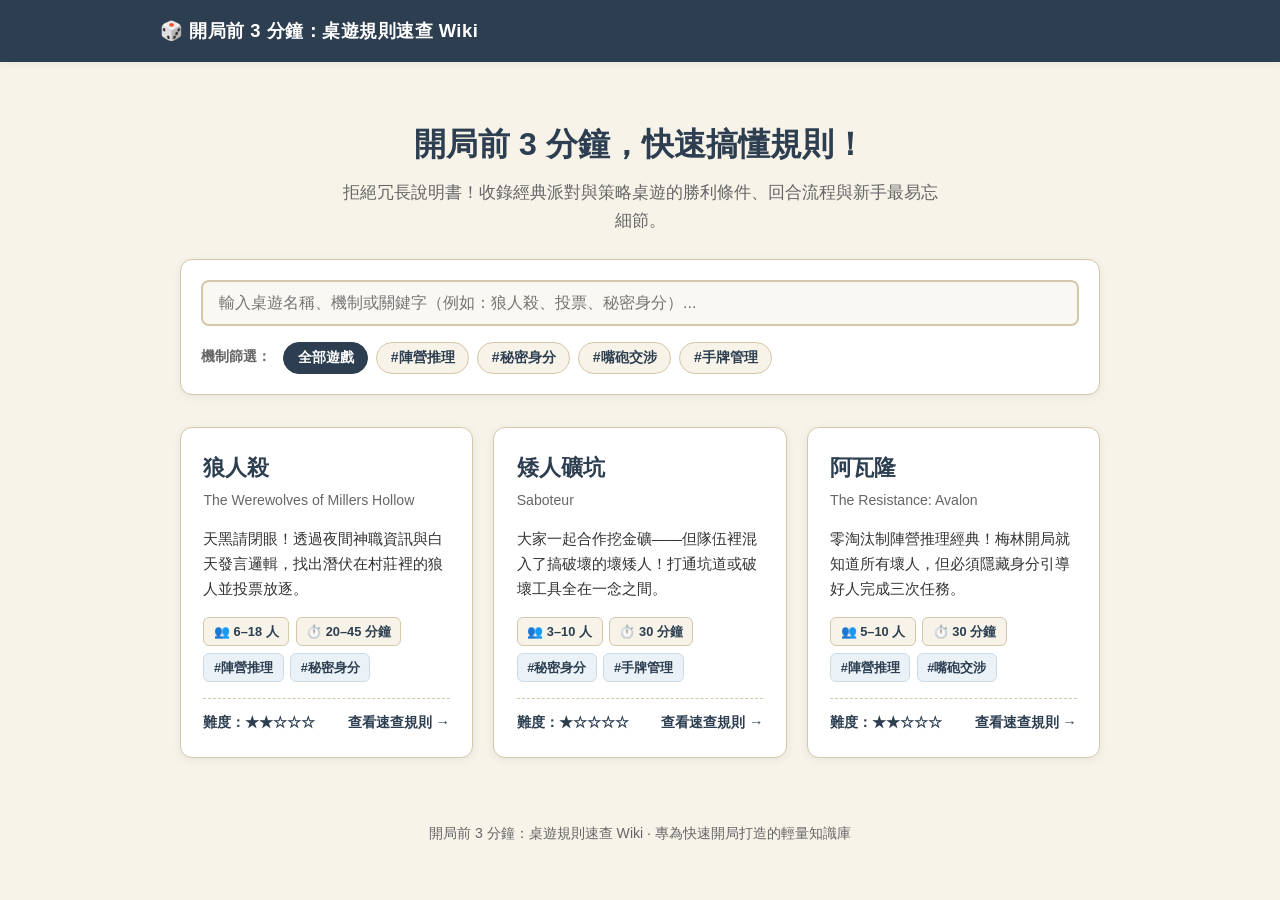
<file: index.html>
<!DOCTYPE html>
<html lang="zh-Hant">
<head>
  <meta charset="UTF-8">
  <meta name="viewport" content="width=device-width, initial-scale=1.0">
  <title>開局前 3 分鐘：桌遊規則速查 Wiki</title>
  <link rel="stylesheet" href="./css/style.css">
</head>
<body>
  <nav class="navbar">
    <div class="navbar-inner">
      <a href="./index.html" class="brand">🎲 開局前 3 分鐘：桌遊規則速查 Wiki</a>
    </div>
  </nav>

  <main class="container">
    <section class="hero">
      <h1>開局前 3 分鐘，快速搞懂規則！</h1>
      <p>拒絕冗長說明書！收錄經典派對與策略桌遊的勝利條件、回合流程與新手最易忘細節。</p>
    </section>

    <section class="filter-bar" aria-label="搜尋與分類篩選">
      <input
        type="text"
        id="searchInput"
        class="search-box"
        placeholder="輸入桌遊名稱、機制或關鍵字（例如：狼人殺、投票、秘密身分）..."
        aria-label="搜尋桌遊"
      >
      <div class="tag-filters">
        <span class="filter-label">機制篩選：</span>
        <button type="button" class="tag-btn active" data-tag="all">全部遊戲</button>
        <button type="button" class="tag-btn" data-tag="陣營推理">#陣營推理</button>
        <button type="button" class="tag-btn" data-tag="秘密身分">#秘密身分</button>
        <button type="button" class="tag-btn" data-tag="嘴砲交涉">#嘴砲交涉</button>
        <button type="button" class="tag-btn" data-tag="手牌管理">#手牌管理</button>
      </div>
    </section>

    <section class="game-grid" id="gameGrid">
      <!-- 狼人殺 -->
      <a href="./games/werewolf.html" class="game-card" data-title="狼人殺 The Werewolves of Millers Hollow" data-tags="陣營推理,秘密身分,嘴砲交涉">
        <div>
          <h2>狼人殺</h2>
          <span class="en-title">The Werewolves of Millers Hollow</span>
          <p class="summary">天黑請閉眼！透過夜間神職資訊與白天發言邏輯，找出潛伏在村莊裡的狼人並投票放逐。</p>
          <div class="card-meta">
            <span class="badge">👥 6–18 人</span>
            <span class="badge">⏱️ 20–45 分鐘</span>
            <span class="badge badge-tag">#陣營推理</span>
            <span class="badge badge-tag">#秘密身分</span>
          </div>
        </div>
        <div class="card-footer">
          <span>難度：★★☆☆☆</span>
          <span>查看速查規則 →</span>
        </div>
      </a>

      <!-- 矮人礦坑 -->
      <a href="./games/saboteur.html" class="game-card" data-title="矮人礦坑 Saboteur" data-tags="陣營推理,秘密身分,手牌管理">
        <div>
          <h2>矮人礦坑</h2>
          <span class="en-title">Saboteur</span>
          <p class="summary">大家一起合作挖金礦——但隊伍裡混入了搞破壞的壞矮人！打通坑道或破壞工具全在一念之間。</p>
          <div class="card-meta">
            <span class="badge">👥 3–10 人</span>
            <span class="badge">⏱️ 30 分鐘</span>
            <span class="badge badge-tag">#秘密身分</span>
            <span class="badge badge-tag">#手牌管理</span>
          </div>
        </div>
        <div class="card-footer">
          <span>難度：★☆☆☆☆</span>
          <span>查看速查規則 →</span>
        </div>
      </a>

      <!-- 阿瓦隆 -->
      <a href="./games/avalon.html" class="game-card" data-title="阿瓦隆 The Resistance: Avalon" data-tags="陣營推理,秘密身分,嘴砲交涉">
        <div>
          <h2>阿瓦隆</h2>
          <span class="en-title">The Resistance: Avalon</span>
          <p class="summary">零淘汰制陣營推理經典！梅林開局就知道所有壞人，但必須隱藏身分引導好人完成三次任務。</p>
          <div class="card-meta">
            <span class="badge">👥 5–10 人</span>
            <span class="badge">⏱️ 30 分鐘</span>
            <span class="badge badge-tag">#陣營推理</span>
            <span class="badge badge-tag">#嘴砲交涉</span>
          </div>
        </div>
        <div class="card-footer">
          <span>難度：★★☆☆☆</span>
          <span>查看速查規則 →</span>
        </div>
      </a>
    </section>

    <div id="noResults" class="no-results">
      找不到符合條件的桌遊，試試清除搜尋關鍵字或切換其他分類標籤吧！
    </div>
  </main>

  <footer class="footer">
    開局前 3 分鐘：桌遊規則速查 Wiki &middot; 專為快速開局打造的輕量知識庫
  </footer>

  <script src="./js/main.js"></script>
</body>
</html>
</file>
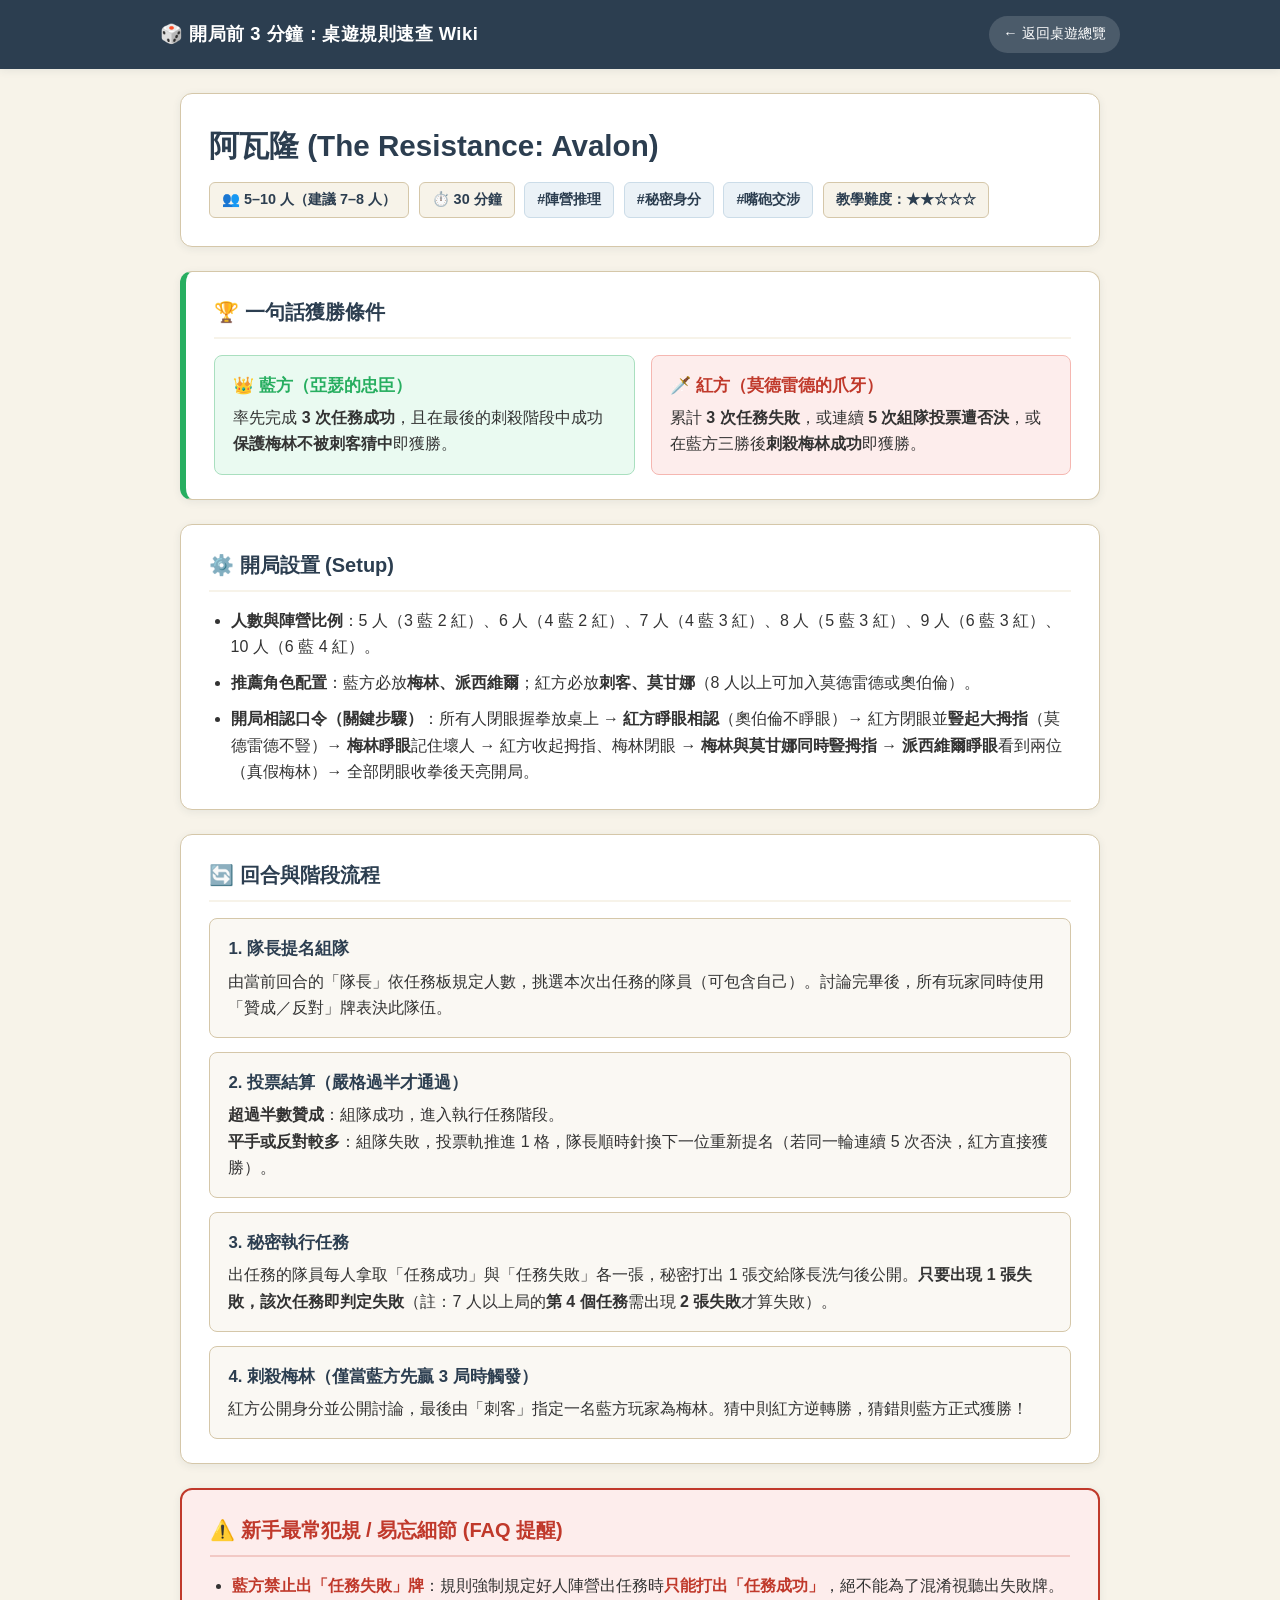
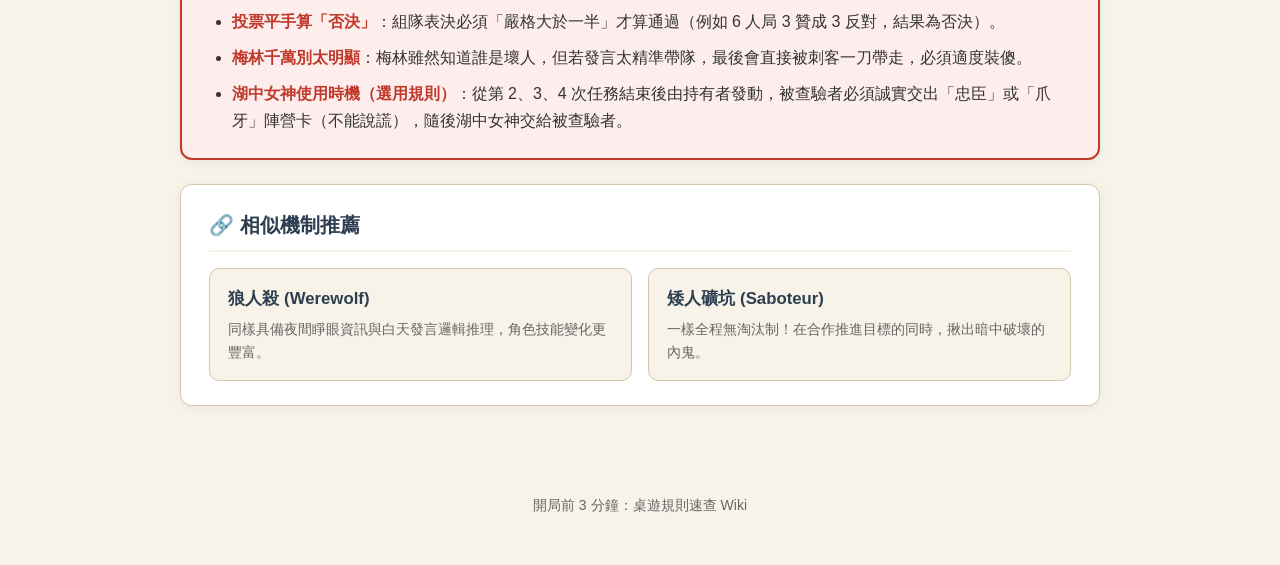
<file: games/avalon.html>
<!DOCTYPE html>
<html lang="zh-Hant">
<head>
  <meta charset="UTF-8">
  <meta name="viewport" content="width=device-width, initial-scale=1.0">
  <title>阿瓦隆 - 開局前 3 分鐘：桌遊規則速查 Wiki</title>
  <link rel="stylesheet" href="../css/style.css">
</head>
<body>
  <nav class="navbar">
    <div class="navbar-inner">
      <a href="../index.html" class="brand">🎲 開局前 3 分鐘：桌遊規則速查 Wiki</a>
      <a href="../index.html" class="back-link">← 返回桌遊總覽</a>
    </div>
  </nav>

  <main class="container">
    <header class="game-header">
      <h1>阿瓦隆 (The Resistance: Avalon)</h1>
      <div class="meta-badges">
        <span class="badge">👥 5–10 人（建議 7–8 人）</span>
        <span class="badge">⏱️ 30 分鐘</span>
        <span class="badge badge-tag">#陣營推理</span>
        <span class="badge badge-tag">#秘密身分</span>
        <span class="badge badge-tag">#嘴砲交涉</span>
        <span class="badge">教學難度：★★☆☆☆</span>
      </div>
    </header>

    <!-- 區塊一：一句話獲勝條件 -->
    <section class="wiki-section win-condition">
      <h2>🏆 一句話獲勝條件</h2>
      <div class="faction-grid">
        <div class="faction-box faction-good">
          <h3>👑 藍方（亞瑟的忠臣）</h3>
          <p>率先完成 <strong>3 次任務成功</strong>，且在最後的刺殺階段中成功<strong>保護梅林不被刺客猜中</strong>即獲勝。</p>
        </div>
        <div class="faction-box faction-evil">
          <h3>🗡️ 紅方（莫德雷德的爪牙）</h3>
          <p>累計 <strong>3 次任務失敗</strong>，或連續 <strong>5 次組隊投票遭否決</strong>，或在藍方三勝後<strong>刺殺梅林成功</strong>即獲勝。</p>
        </div>
      </div>
    </section>

    <!-- 區塊二：開局設置 -->
    <section class="wiki-section setup-section">
      <h2>⚙️ 開局設置 (Setup)</h2>
      <ul class="wiki-list">
        <li><strong>人數與陣營比例</strong>：5 人（3 藍 2 紅）、6 人（4 藍 2 紅）、7 人（4 藍 3 紅）、8 人（5 藍 3 紅）、9 人（6 藍 3 紅）、10 人（6 藍 4 紅）。</li>
        <li><strong>推薦角色配置</strong>：藍方必放<strong>梅林、派西維爾</strong>；紅方必放<strong>刺客、莫甘娜</strong>（8 人以上可加入莫德雷德或奧伯倫）。</li>
        <li><strong>開局相認口令（關鍵步驟）</strong>：所有人閉眼握拳放桌上 → <strong>紅方睜眼相認</strong>（奧伯倫不睜眼）→ 紅方閉眼並<strong>豎起大拇指</strong>（莫德雷德不豎）→ <strong>梅林睜眼</strong>記住壞人 → 紅方收起拇指、梅林閉眼 → <strong>梅林與莫甘娜同時豎拇指</strong> → <strong>派西維爾睜眼</strong>看到兩位（真假梅林）→ 全部閉眼收拳後天亮開局。</li>
      </ul>
    </section>

    <!-- 區塊三：回合與階段流程 -->
    <section class="wiki-section turn-flow">
      <h2>🔄 回合與階段流程</h2>
      <div class="phase-step">
        <div class="phase-title">1. 隊長提名組隊</div>
        <p>由當前回合的「隊長」依任務板規定人數，挑選本次出任務的隊員（可包含自己）。討論完畢後，所有玩家同時使用「贊成／反對」牌表決此隊伍。</p>
      </div>
      <div class="phase-step">
        <div class="phase-title">2. 投票結算（嚴格過半才通過）</div>
        <p><strong>超過半數贊成</strong>：組隊成功，進入執行任務階段。<br>
        <strong>平手或反對較多</strong>：組隊失敗，投票軌推進 1 格，隊長順時針換下一位重新提名（若同一輪連續 5 次否決，紅方直接獲勝）。</p>
      </div>
      <div class="phase-step">
        <div class="phase-title">3. 秘密執行任務</div>
        <p>出任務的隊員每人拿取「任務成功」與「任務失敗」各一張，秘密打出 1 張交給隊長洗勻後公開。<strong>只要出現 1 張失敗，該次任務即判定失敗</strong>（註：7 人以上局的<strong>第 4 個任務</strong>需出現 <strong>2 張失敗</strong>才算失敗）。</p>
      </div>
      <div class="phase-step">
        <div class="phase-title">4. 刺殺梅林（僅當藍方先贏 3 局時觸發）</div>
        <p>紅方公開身分並公開討論，最後由「刺客」指定一名藍方玩家為梅林。猜中則紅方逆轉勝，猜錯則藍方正式獲勝！</p>
      </div>
    </section>

    <!-- 區塊四：新手最常犯規 / 易忘細節 -->
    <section class="wiki-section faq-alert">
      <h2>⚠️ 新手最常犯規 / 易忘細節 (FAQ 提醒)</h2>
      <ul class="wiki-list">
        <li><strong>藍方禁止出「任務失敗」牌</strong>：規則強制規定好人陣營出任務時<strong>只能打出「任務成功」</strong>，絕不能為了混淆視聽出失敗牌。</li>
        <li><strong>投票平手算「否決」</strong>：組隊表決必須「嚴格大於一半」才算通過（例如 6 人局 3 贊成 3 反對，結果為否決）。</li>
        <li><strong>梅林千萬別太明顯</strong>：梅林雖然知道誰是壞人，但若發言太精準帶隊，最後會直接被刺客一刀帶走，必須適度裝傻。</li>
        <li><strong>湖中女神使用時機（選用規則）</strong>：從第 2、3、4 次任務結束後由持有者發動，被查驗者必須誠實交出「忠臣」或「爪牙」陣營卡（不能說謊），隨後湖中女神交給被查驗者。</li>
      </ul>
    </section>

    <!-- 區塊五：相似機制推薦 -->
    <section class="wiki-section related-games">
      <h2>🔗 相似機制推薦</h2>
      <div class="related-grid">
        <a href="./werewolf.html" class="related-card">
          <h3>狼人殺 (Werewolf)</h3>
          <p>同樣具備夜間睜眼資訊與白天發言邏輯推理，角色技能變化更豐富。</p>
        </a>
        <a href="./saboteur.html" class="related-card">
          <h3>矮人礦坑 (Saboteur)</h3>
          <p>一樣全程無淘汰制！在合作推進目標的同時，揪出暗中破壞的內鬼。</p>
        </a>
      </div>
    </section>
  </main>

  <footer class="footer">
    開局前 3 分鐘：桌遊規則速查 Wiki
  </footer>
</body>
</html>
</file>
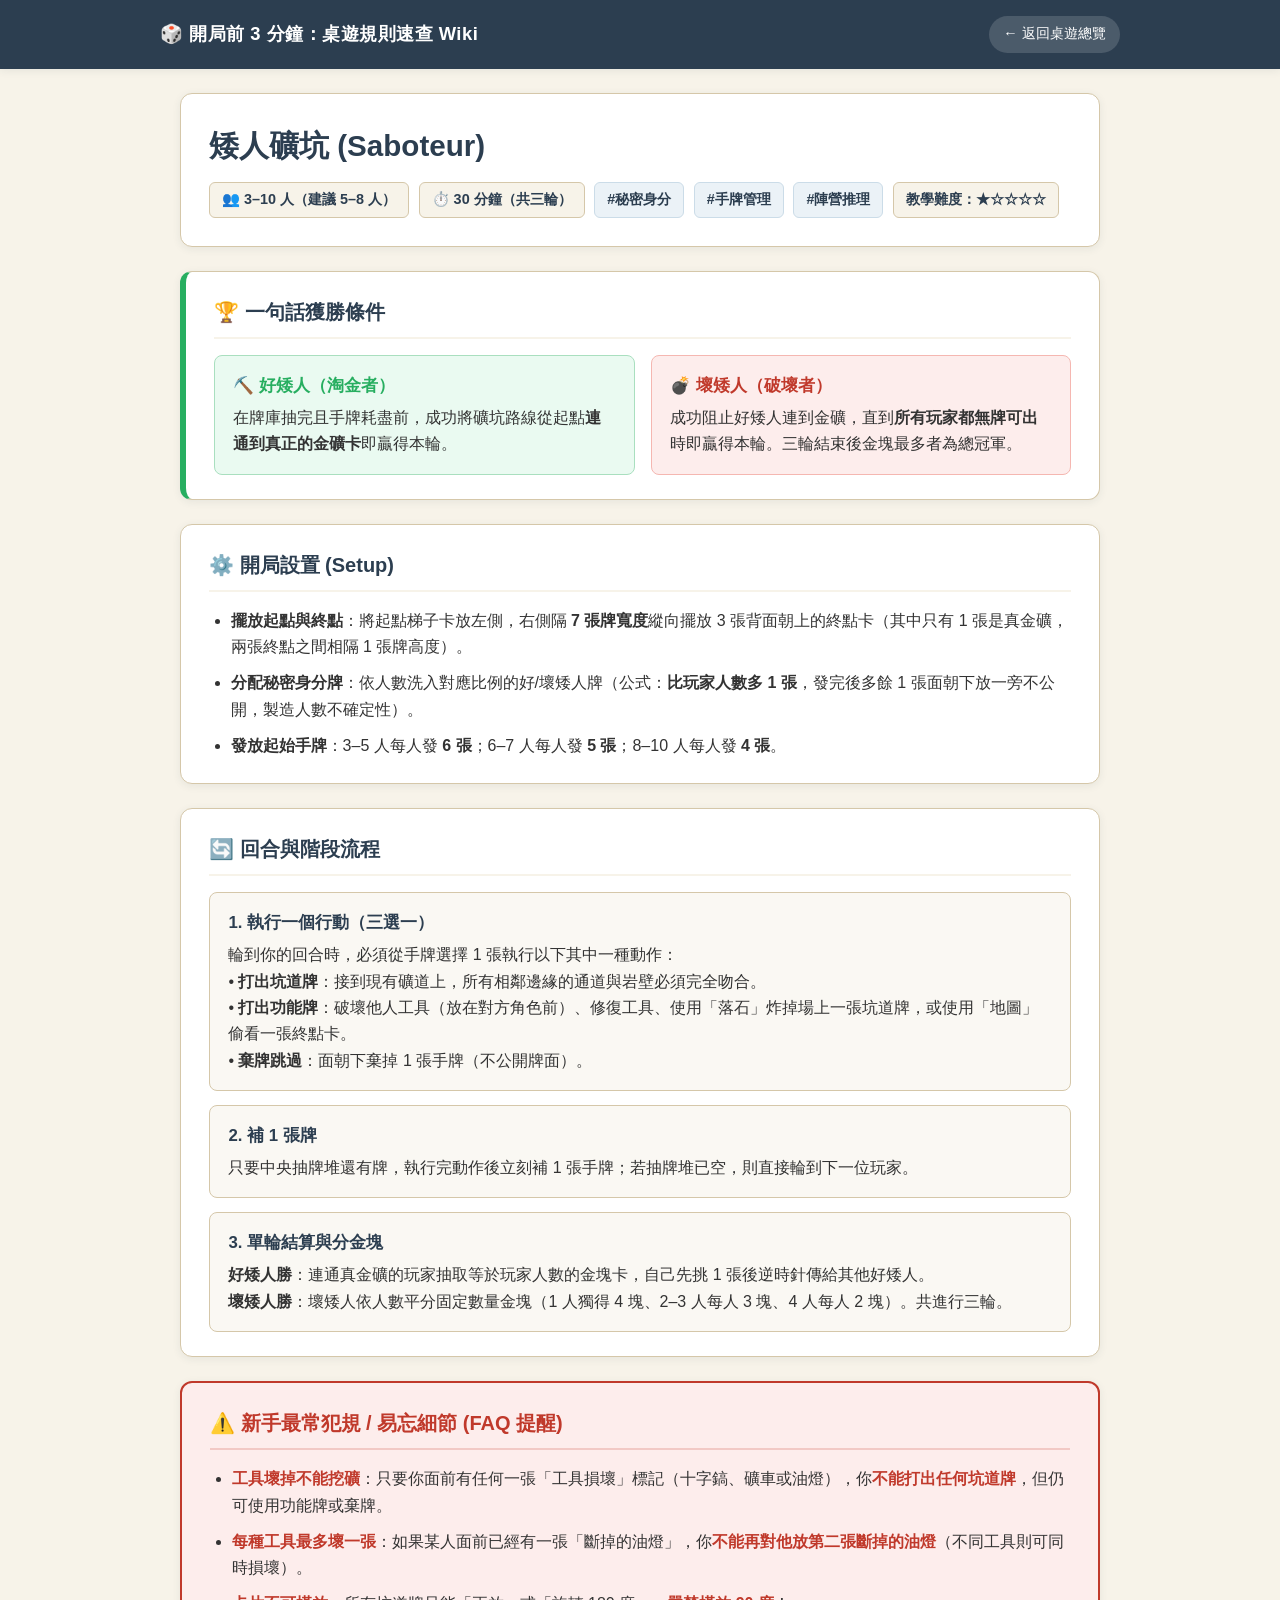
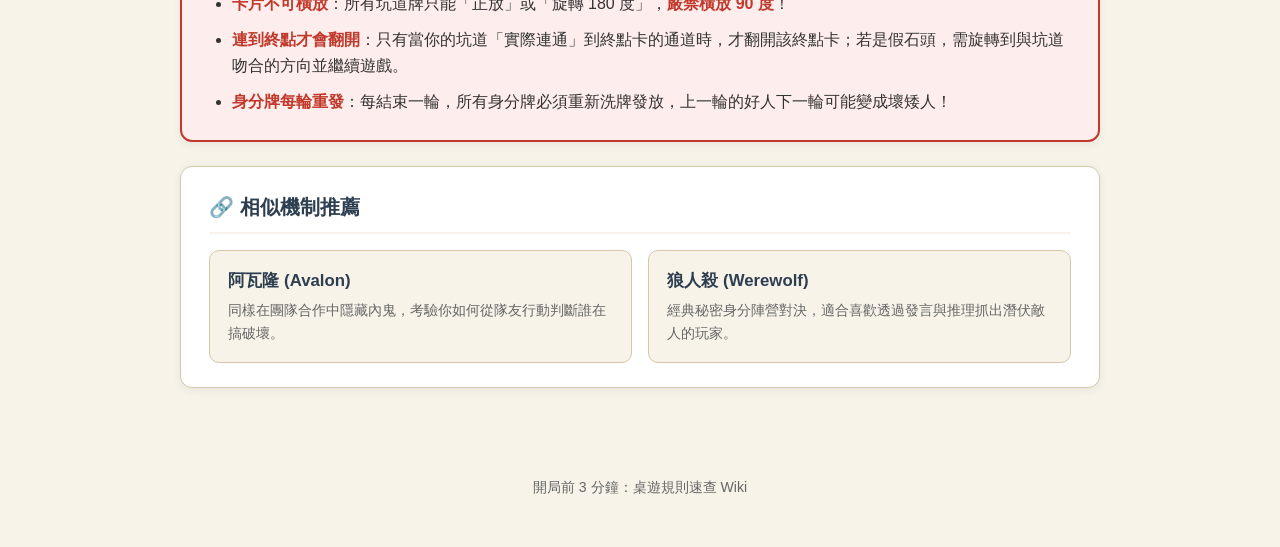
<file: games/saboteur.html>
<!DOCTYPE html>
<html lang="zh-Hant">
<head>
  <meta charset="UTF-8">
  <meta name="viewport" content="width=device-width, initial-scale=1.0">
  <title>矮人礦坑 - 開局前 3 分鐘：桌遊規則速查 Wiki</title>
  <link rel="stylesheet" href="../css/style.css">
</head>
<body>
  <nav class="navbar">
    <div class="navbar-inner">
      <a href="../index.html" class="brand">🎲 開局前 3 分鐘：桌遊規則速查 Wiki</a>
      <a href="../index.html" class="back-link">← 返回桌遊總覽</a>
    </div>
  </nav>

  <main class="container">
    <header class="game-header">
      <h1>矮人礦坑 (Saboteur)</h1>
      <div class="meta-badges">
        <span class="badge">👥 3–10 人（建議 5–8 人）</span>
        <span class="badge">⏱️ 30 分鐘（共三輪）</span>
        <span class="badge badge-tag">#秘密身分</span>
        <span class="badge badge-tag">#手牌管理</span>
        <span class="badge badge-tag">#陣營推理</span>
        <span class="badge">教學難度：★☆☆☆☆</span>
      </div>
    </header>

    <!-- 區塊一：一句話獲勝條件 -->
    <section class="wiki-section win-condition">
      <h2>🏆 一句話獲勝條件</h2>
      <div class="faction-grid">
        <div class="faction-box faction-good">
          <h3>⛏️ 好矮人（淘金者）</h3>
          <p>在牌庫抽完且手牌耗盡前，成功將礦坑路線從起點<strong>連通到真正的金礦卡</strong>即贏得本輪。</p>
        </div>
        <div class="faction-box faction-evil">
          <h3>💣 壞矮人（破壞者）</h3>
          <p>成功阻止好矮人連到金礦，直到<strong>所有玩家都無牌可出</strong>時即贏得本輪。三輪結束後金塊最多者為總冠軍。</p>
        </div>
      </div>
    </section>

    <!-- 區塊二：開局設置 -->
    <section class="wiki-section setup-section">
      <h2>⚙️ 開局設置 (Setup)</h2>
      <ul class="wiki-list">
        <li><strong>擺放起點與終點</strong>：將起點梯子卡放左側，右側隔 <strong>7 張牌寬度</strong>縱向擺放 3 張背面朝上的終點卡（其中只有 1 張是真金礦，兩張終點之間相隔 1 張牌高度）。</li>
        <li><strong>分配秘密身分牌</strong>：依人數洗入對應比例的好/壞矮人牌（公式：<strong>比玩家人數多 1 張</strong>，發完後多餘 1 張面朝下放一旁不公開，製造人數不確定性）。</li>
        <li><strong>發放起始手牌</strong>：3–5 人每人發 <strong>6 張</strong>；6–7 人每人發 <strong>5 張</strong>；8–10 人每人發 <strong>4 張</strong>。</li>
      </ul>
    </section>

    <!-- 區塊三：回合與階段流程 -->
    <section class="wiki-section turn-flow">
      <h2>🔄 回合與階段流程</h2>
      <div class="phase-step">
        <div class="phase-title">1. 執行一個行動（三選一）</div>
        <p>輪到你的回合時，必須從手牌選擇 1 張執行以下其中一種動作：<br>
        • <strong>打出坑道牌</strong>：接到現有礦道上，所有相鄰邊緣的通道與岩壁必須完全吻合。<br>
        • <strong>打出功能牌</strong>：破壞他人工具（放在對方角色前）、修復工具、使用「落石」炸掉場上一張坑道牌，或使用「地圖」偷看一張終點卡。<br>
        • <strong>棄牌跳過</strong>：面朝下棄掉 1 張手牌（不公開牌面）。</p>
      </div>
      <div class="phase-step">
        <div class="phase-title">2. 補 1 張牌</div>
        <p>只要中央抽牌堆還有牌，執行完動作後立刻補 1 張手牌；若抽牌堆已空，則直接輪到下一位玩家。</p>
      </div>
      <div class="phase-step">
        <div class="phase-title">3. 單輪結算與分金塊</div>
        <p><strong>好矮人勝</strong>：連通真金礦的玩家抽取等於玩家人數的金塊卡，自己先挑 1 張後逆時針傳給其他好矮人。<br>
        <strong>壞矮人勝</strong>：壞矮人依人數平分固定數量金塊（1 人獨得 4 塊、2–3 人每人 3 塊、4 人每人 2 塊）。共進行三輪。</p>
      </div>
    </section>

    <!-- 區塊四：新手最常犯規 / 易忘細節 -->
    <section class="wiki-section faq-alert">
      <h2>⚠️ 新手最常犯規 / 易忘細節 (FAQ 提醒)</h2>
      <ul class="wiki-list">
        <li><strong>工具壞掉不能挖礦</strong>：只要你面前有任何一張「工具損壞」標記（十字鎬、礦車或油燈），你<strong>不能打出任何坑道牌</strong>，但仍可使用功能牌或棄牌。</li>
        <li><strong>每種工具最多壞一張</strong>：如果某人面前已經有一張「斷掉的油燈」，你<strong>不能再對他放第二張斷掉的油燈</strong>（不同工具則可同時損壞）。</li>
        <li><strong>卡片不可橫放</strong>：所有坑道牌只能「正放」或「旋轉 180 度」，<strong>嚴禁橫放 90 度</strong>！</li>
        <li><strong>連到終點才會翻開</strong>：只有當你的坑道「實際連通」到終點卡的通道時，才翻開該終點卡；若是假石頭，需旋轉到與坑道吻合的方向並繼續遊戲。</li>
        <li><strong>身分牌每輪重發</strong>：每結束一輪，所有身分牌必須重新洗牌發放，上一輪的好人下一輪可能變成壞矮人！</li>
      </ul>
    </section>

    <!-- 區塊五：相似機制推薦 -->
    <section class="wiki-section related-games">
      <h2>🔗 相似機制推薦</h2>
      <div class="related-grid">
        <a href="./avalon.html" class="related-card">
          <h3>阿瓦隆 (Avalon)</h3>
          <p>同樣在團隊合作中隱藏內鬼，考驗你如何從隊友行動判斷誰在搞破壞。</p>
        </a>
        <a href="./werewolf.html" class="related-card">
          <h3>狼人殺 (Werewolf)</h3>
          <p>經典秘密身分陣營對決，適合喜歡透過發言與推理抓出潛伏敵人的玩家。</p>
        </a>
      </div>
    </section>
  </main>

  <footer class="footer">
    開局前 3 分鐘：桌遊規則速查 Wiki
  </footer>
</body>
</html>
</file>
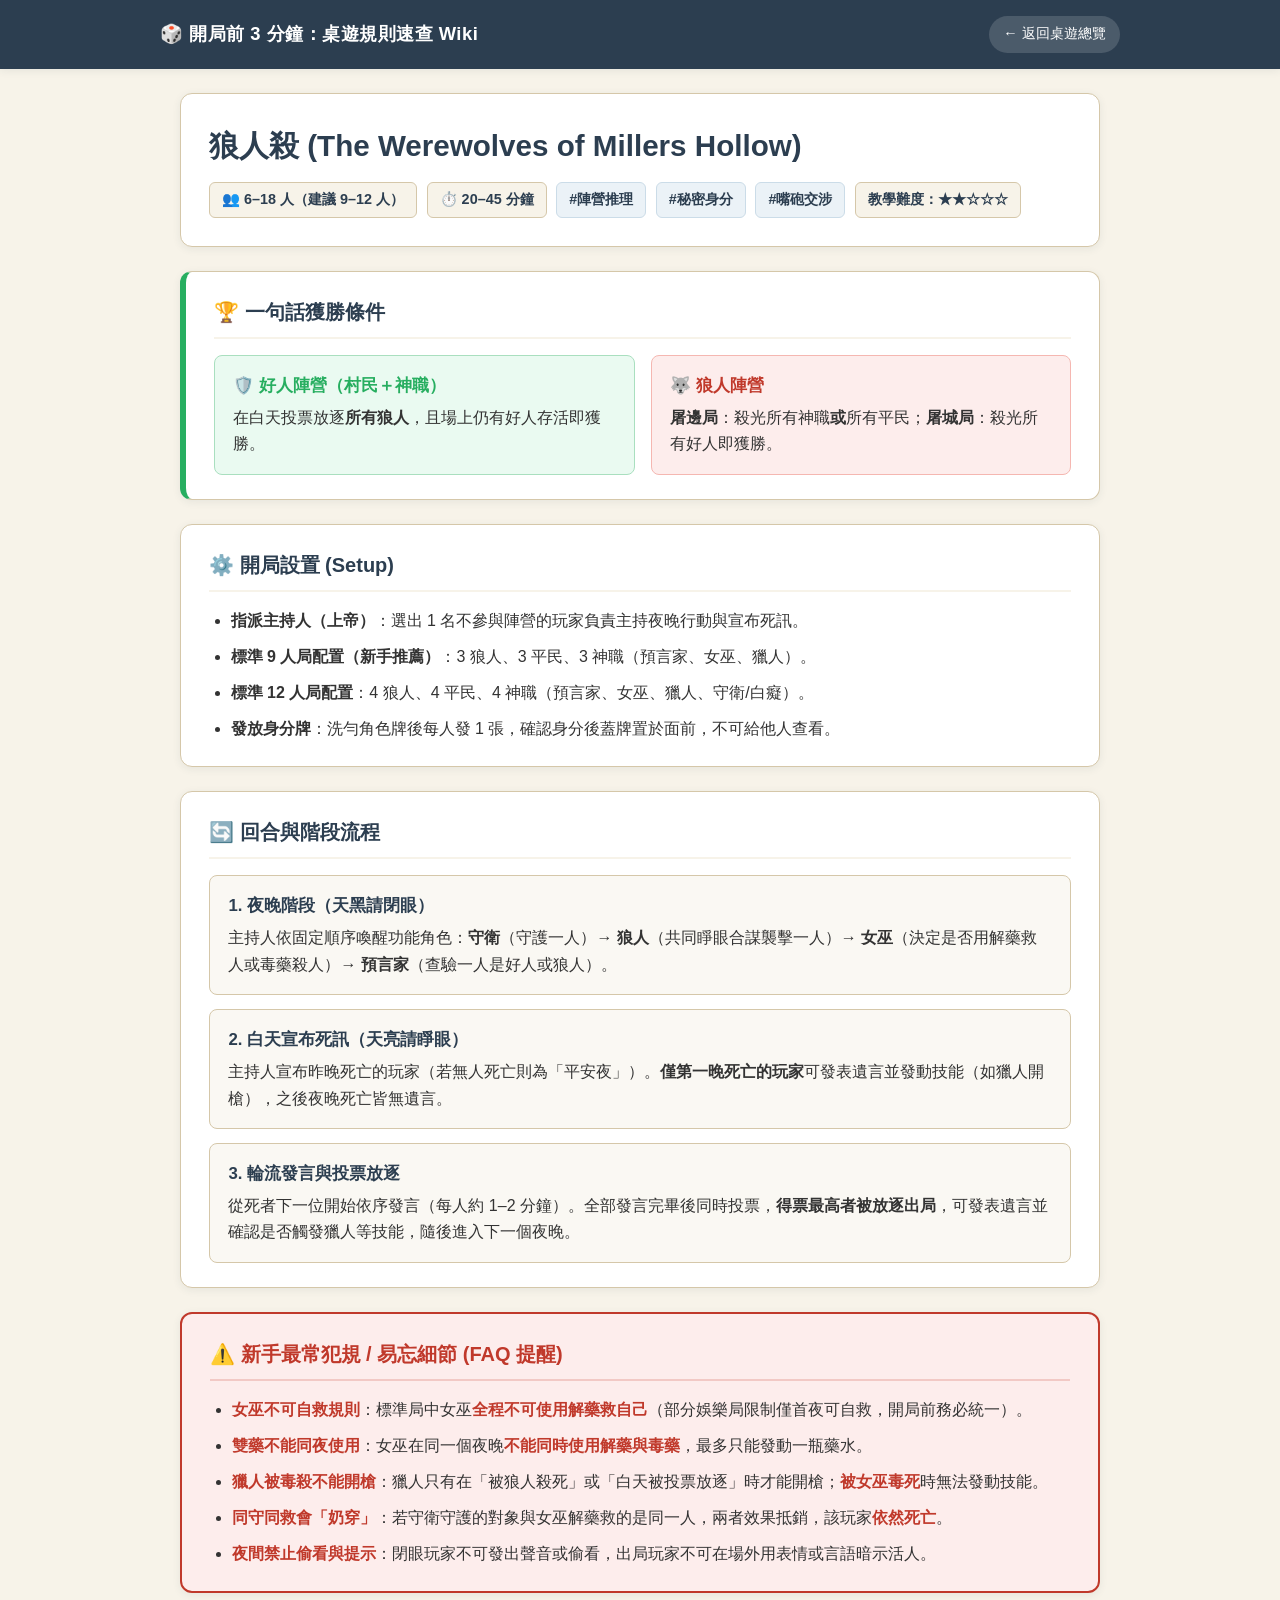
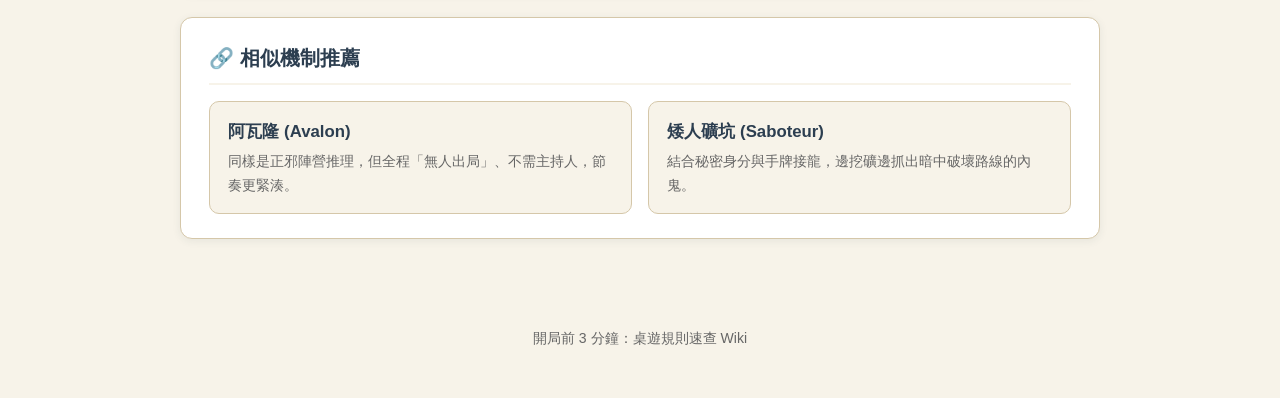
<file: games/werewolf.html>
<!DOCTYPE html>
<html lang="zh-Hant">
<head>
  <meta charset="UTF-8">
  <meta name="viewport" content="width=device-width, initial-scale=1.0">
  <title>狼人殺 - 開局前 3 分鐘：桌遊規則速查 Wiki</title>
  <link rel="stylesheet" href="../css/style.css">
</head>
<body>
  <nav class="navbar">
    <div class="navbar-inner">
      <a href="../index.html" class="brand">🎲 開局前 3 分鐘：桌遊規則速查 Wiki</a>
      <a href="../index.html" class="back-link">← 返回桌遊總覽</a>
    </div>
  </nav>

  <main class="container">
    <header class="game-header">
      <h1>狼人殺 (The Werewolves of Millers Hollow)</h1>
      <div class="meta-badges">
        <span class="badge">👥 6–18 人（建議 9–12 人）</span>
        <span class="badge">⏱️ 20–45 分鐘</span>
        <span class="badge badge-tag">#陣營推理</span>
        <span class="badge badge-tag">#秘密身分</span>
        <span class="badge badge-tag">#嘴砲交涉</span>
        <span class="badge">教學難度：★★☆☆☆</span>
      </div>
    </header>

    <!-- 區塊一：一句話獲勝條件 -->
    <section class="wiki-section win-condition">
      <h2>🏆 一句話獲勝條件</h2>
      <div class="faction-grid">
        <div class="faction-box faction-good">
          <h3>🛡️ 好人陣營（村民＋神職）</h3>
          <p>在白天投票放逐<strong>所有狼人</strong>，且場上仍有好人存活即獲勝。</p>
        </div>
        <div class="faction-box faction-evil">
          <h3>🐺 狼人陣營</h3>
          <p><strong>屠邊局</strong>：殺光所有神職<strong>或</strong>所有平民；<strong>屠城局</strong>：殺光所有好人即獲勝。</p>
        </div>
      </div>
    </section>

    <!-- 區塊二：開局設置 -->
    <section class="wiki-section setup-section">
      <h2>⚙️ 開局設置 (Setup)</h2>
      <ul class="wiki-list">
        <li><strong>指派主持人（上帝）</strong>：選出 1 名不參與陣營的玩家負責主持夜晚行動與宣布死訊。</li>
        <li><strong>標準 9 人局配置（新手推薦）</strong>：3 狼人、3 平民、3 神職（預言家、女巫、獵人）。</li>
        <li><strong>標準 12 人局配置</strong>：4 狼人、4 平民、4 神職（預言家、女巫、獵人、守衛/白癡）。</li>
        <li><strong>發放身分牌</strong>：洗勻角色牌後每人發 1 張，確認身分後蓋牌置於面前，不可給他人查看。</li>
      </ul>
    </section>

    <!-- 區塊三：回合與階段流程 -->
    <section class="wiki-section turn-flow">
      <h2>🔄 回合與階段流程</h2>
      <div class="phase-step">
        <div class="phase-title">1. 夜晚階段（天黑請閉眼）</div>
        <p>主持人依固定順序喚醒功能角色：<strong>守衛</strong>（守護一人）→ <strong>狼人</strong>（共同睜眼合謀襲擊一人）→ <strong>女巫</strong>（決定是否用解藥救人或毒藥殺人）→ <strong>預言家</strong>（查驗一人是好人或狼人）。</p>
      </div>
      <div class="phase-step">
        <div class="phase-title">2. 白天宣布死訊（天亮請睜眼）</div>
        <p>主持人宣布昨晚死亡的玩家（若無人死亡則為「平安夜」）。<strong>僅第一晚死亡的玩家</strong>可發表遺言並發動技能（如獵人開槍），之後夜晚死亡皆無遺言。</p>
      </div>
      <div class="phase-step">
        <div class="phase-title">3. 輪流發言與投票放逐</div>
        <p>從死者下一位開始依序發言（每人約 1–2 分鐘）。全部發言完畢後同時投票，<strong>得票最高者被放逐出局</strong>，可發表遺言並確認是否觸發獵人等技能，隨後進入下一個夜晚。</p>
      </div>
    </section>

    <!-- 區塊四：新手最常犯規 / 易忘細節 -->
    <section class="wiki-section faq-alert">
      <h2>⚠️ 新手最常犯規 / 易忘細節 (FAQ 提醒)</h2>
      <ul class="wiki-list">
        <li><strong>女巫不可自救規則</strong>：標準局中女巫<strong>全程不可使用解藥救自己</strong>（部分娛樂局限制僅首夜可自救，開局前務必統一）。</li>
        <li><strong>雙藥不能同夜使用</strong>：女巫在同一個夜晚<strong>不能同時使用解藥與毒藥</strong>，最多只能發動一瓶藥水。</li>
        <li><strong>獵人被毒殺不能開槍</strong>：獵人只有在「被狼人殺死」或「白天被投票放逐」時才能開槍；<strong>被女巫毒死</strong>時無法發動技能。</li>
        <li><strong>同守同救會「奶穿」</strong>：若守衛守護的對象與女巫解藥救的是同一人，兩者效果抵銷，該玩家<strong>依然死亡</strong>。</li>
        <li><strong>夜間禁止偷看與提示</strong>：閉眼玩家不可發出聲音或偷看，出局玩家不可在場外用表情或言語暗示活人。</li>
      </ul>
    </section>

    <!-- 區塊五：相似機制推薦 -->
    <section class="wiki-section related-games">
      <h2>🔗 相似機制推薦</h2>
      <div class="related-grid">
        <a href="./avalon.html" class="related-card">
          <h3>阿瓦隆 (Avalon)</h3>
          <p>同樣是正邪陣營推理，但全程「無人出局」、不需主持人，節奏更緊湊。</p>
        </a>
        <a href="./saboteur.html" class="related-card">
          <h3>矮人礦坑 (Saboteur)</h3>
          <p>結合秘密身分與手牌接龍，邊挖礦邊抓出暗中破壞路線的內鬼。</p>
        </a>
      </div>
    </section>
  </main>

  <footer class="footer">
    開局前 3 分鐘：桌遊規則速查 Wiki
  </footer>
</body>
</html>
</file>
<file: css/style.css>
:root {
  --bg-main: #F7F3E9;
  --bg-card: #FFFFFF;
  --primary: #2C3E50;
  --primary-light: #34495E;
  --accent-good: #27AE60;
  --accent-good-bg: #EAFAF1;
  --accent-evil: #C0392B;
  --accent-evil-bg: #FDEDEC;
  --accent-gold: #D4AC0D;
  --border-wood: #D5C7A9;
  --text-main: #333333;
  --text-muted: #666666;
  --shadow-sm: 0 2px 8px rgba(44, 62, 80, 0.08);
  --shadow-md: 0 6px 18px rgba(44, 62, 80, 0.12);
  --radius-card: 12px;
}

* {
  box-sizing: border-box;
  margin: 0;
  padding: 0;
}

body {
  font-family: -apple-system, BlinkMacSystemFont, "Segoe UI", "Noto Sans TC", "Microsoft JhengHei", sans-serif;
  background-color: var(--bg-main);
  color: var(--text-main);
  line-height: 1.65;
  padding-bottom: 3rem;
}

a {
  color: inherit;
  text-decoration: none;
}

/* 導覽列 */
.navbar {
  background-color: var(--primary);
  color: #FFFFFF;
  padding: 1rem 1.5rem;
  box-shadow: var(--shadow-sm);
  position: sticky;
  top: 0;
  z-index: 100;
}

.navbar-inner {
  max-width: 960px;
  margin: 0 auto;
  display: flex;
  justify-content: space-between;
  align-items: center;
  gap: 1rem;
}

.brand {
  font-size: 1.15rem;
  font-weight: 700;
  letter-spacing: 0.5px;
  display: flex;
  align-items: center;
  gap: 0.5rem;
}

.back-link {
  background-color: rgba(255, 255, 255, 0.15);
  padding: 0.4rem 0.9rem;
  border-radius: 20px;
  font-size: 0.9rem;
  font-weight: 500;
  transition: background-color 0.2s;
  white-space: nowrap;
}

.back-link:hover {
  background-color: rgba(255, 255, 255, 0.28);
}

/* 主容器 */
.container {
  max-width: 960px;
  margin: 0 auto;
  padding: 1.5rem 1.25rem;
}

/* 首頁 Hero 與搜尋篩選區 */
.hero {
  text-align: center;
  padding: 2rem 1rem 1.5rem;
}

.hero h1 {
  color: var(--primary);
  font-size: 2rem;
  margin-bottom: 0.5rem;
}

.hero p {
  color: var(--text-muted);
  font-size: 1.05rem;
  max-width: 600px;
  margin: 0 auto;
}

.filter-bar {
  background-color: var(--bg-card);
  border: 1px solid var(--border-wood);
  border-radius: var(--radius-card);
  padding: 1.25rem;
  margin-bottom: 2rem;
  box-shadow: var(--shadow-sm);
}

.search-box {
  width: 100%;
  padding: 0.75rem 1rem;
  font-size: 1rem;
  border: 2px solid var(--border-wood);
  border-radius: 8px;
  background-color: #FAF8F3;
  color: var(--text-main);
  margin-bottom: 1rem;
  transition: border-color 0.2s;
}

.search-box:focus {
  outline: none;
  border-color: var(--primary);
  background-color: #FFFFFF;
}

.tag-filters {
  display: flex;
  flex-wrap: wrap;
  gap: 0.5rem;
  align-items: center;
}

.filter-label {
  font-size: 0.85rem;
  color: var(--text-muted);
  font-weight: 600;
  margin-right: 0.25rem;
}

.tag-btn {
  background-color: var(--bg-main);
  border: 1px solid var(--border-wood);
  color: var(--primary);
  padding: 0.35rem 0.85rem;
  border-radius: 20px;
  font-size: 0.88rem;
  font-weight: 600;
  cursor: pointer;
  transition: all 0.2s;
}

.tag-btn:hover {
  border-color: var(--primary);
}

.tag-btn.active {
  background-color: var(--primary);
  color: #FFFFFF;
  border-color: var(--primary);
}

/* 首頁遊戲卡片網格 */
.game-grid {
  display: grid;
  grid-template-columns: repeat(auto-fill, minmax(280px, 1fr));
  gap: 1.25rem;
}

.game-card {
  background-color: var(--bg-card);
  border: 1px solid var(--border-wood);
  border-radius: var(--radius-card);
  padding: 1.4rem;
  box-shadow: var(--shadow-sm);
  display: flex;
  flex-direction: column;
  justify-content: space-between;
  transition: transform 0.2s, box-shadow 0.2s;
}

.game-card:hover {
  transform: translateY(-4px);
  box-shadow: var(--shadow-md);
  border-color: var(--primary);
}

.game-card h2 {
  color: var(--primary);
  font-size: 1.35rem;
  margin-bottom: 0.2rem;
}

.game-card .en-title {
  color: var(--text-muted);
  font-size: 0.88rem;
  margin-bottom: 0.85rem;
  display: block;
}

.game-card .summary {
  font-size: 0.95rem;
  color: var(--text-main);
  margin-bottom: 1rem;
}

.card-meta {
  display: flex;
  flex-wrap: wrap;
  gap: 0.4rem;
  margin-bottom: 1rem;
}

.badge {
  background-color: var(--bg-main);
  color: var(--primary);
  border: 1px solid var(--border-wood);
  padding: 0.2rem 0.6rem;
  border-radius: 6px;
  font-size: 0.8rem;
  font-weight: 600;
}

.badge-tag {
  background-color: #EBF2F7;
  border-color: #CBDCE8;
  color: var(--primary);
}

.card-footer {
  display: flex;
  justify-content: space-between;
  align-items: center;
  padding-top: 0.75rem;
  border-top: 1px dashed var(--border-wood);
  font-size: 0.88rem;
  font-weight: 700;
  color: var(--primary);
}

.no-results {
  text-align: center;
  padding: 3rem 1rem;
  color: var(--text-muted);
  background-color: var(--bg-card);
  border-radius: var(--radius-card);
  border: 1px dashed var(--border-wood);
  display: none;
}

/* 單一桌遊頁面樣式 */
.game-header {
  background-color: var(--bg-card);
  border: 1px solid var(--border-wood);
  border-radius: var(--radius-card);
  padding: 1.75rem;
  margin-bottom: 1.5rem;
  box-shadow: var(--shadow-sm);
}

.game-header h1 {
  color: var(--primary);
  font-size: 1.85rem;
  margin-bottom: 0.75rem;
}

.meta-badges {
  display: flex;
  flex-wrap: wrap;
  gap: 0.6rem;
}

.meta-badges .badge {
  font-size: 0.9rem;
  padding: 0.3rem 0.75rem;
}

.wiki-section {
  background-color: var(--bg-card);
  border: 1px solid var(--border-wood);
  border-radius: var(--radius-card);
  padding: 1.5rem 1.75rem;
  margin-bottom: 1.5rem;
  box-shadow: var(--shadow-sm);
}

.wiki-section h2 {
  color: var(--primary);
  font-size: 1.25rem;
  margin-bottom: 1rem;
  padding-bottom: 0.5rem;
  border-bottom: 2px solid var(--bg-main);
  display: flex;
  align-items: center;
  gap: 0.5rem;
}

/* 區塊一：一句話獲勝條件 */
.win-condition {
  border-left: 6px solid var(--accent-good);
}

.faction-grid {
  display: grid;
  grid-template-columns: repeat(auto-fit, minmax(240px, 1fr));
  gap: 1rem;
}

.faction-box {
  padding: 1rem 1.15rem;
  border-radius: 8px;
  border: 1px solid transparent;
}

.faction-good {
  background-color: var(--accent-good-bg);
  border-color: #A9DFBF;
}

.faction-good h3 {
  color: var(--accent-good);
  font-size: 1.05rem;
  margin-bottom: 0.35rem;
}

.faction-evil {
  background-color: var(--accent-evil-bg);
  border-color: #F5B7B1;
}

.faction-evil h3 {
  color: var(--accent-evil);
  font-size: 1.05rem;
  margin-bottom: 0.35rem;
}

/* 區塊二與三：清單與流程 */
.wiki-list {
  padding-left: 1.35rem;
}

.wiki-list li {
  margin-bottom: 0.6rem;
}

.wiki-list li:last-child {
  margin-bottom: 0;
}

.phase-step {
  background-color: #FAF8F3;
  border: 1px solid var(--border-wood);
  border-radius: 8px;
  padding: 1rem 1.15rem;
  margin-bottom: 0.85rem;
}

.phase-step:last-child {
  margin-bottom: 0;
}

.phase-title {
  font-weight: 700;
  color: var(--primary);
  margin-bottom: 0.35rem;
  font-size: 1.05rem;
}

/* 區塊四：新手易忘紅框提醒 */
.faq-alert {
  background-color: var(--accent-evil-bg);
  border: 2px solid var(--accent-evil);
}

.faq-alert h2 {
  color: var(--accent-evil);
  border-bottom-color: rgba(192, 57, 43, 0.2);
}

.faq-alert .wiki-list li strong {
  color: var(--accent-evil);
}

/* 區塊五：相似機制推薦 */
.related-grid {
  display: grid;
  grid-template-columns: repeat(auto-fit, minmax(220px, 1fr));
  gap: 1rem;
}

.related-card {
  display: block;
  background-color: var(--bg-main);
  border: 1px solid var(--border-wood);
  border-radius: 10px;
  padding: 1rem 1.15rem;
  transition: all 0.2s;
}

.related-card:hover {
  background-color: #FFFFFF;
  border-color: var(--primary);
  transform: translateY(-2px);
  box-shadow: var(--shadow-sm);
}

.related-card h3 {
  color: var(--primary);
  font-size: 1.05rem;
  margin-bottom: 0.3rem;
}

.related-card p {
  font-size: 0.88rem;
  color: var(--text-muted);
}

/* 頁尾 */
.footer {
  text-align: center;
  color: var(--text-muted);
  font-size: 0.88rem;
  margin-top: 2.5rem;
}

@media (max-width: 600px) {
  .navbar-inner {
    flex-direction: column;
    align-items: flex-start;
  }
  .hero h1 {
    font-size: 1.6rem;
  }
  .game-header, .wiki-section {
    padding: 1.25rem;
  }
}
</file>
